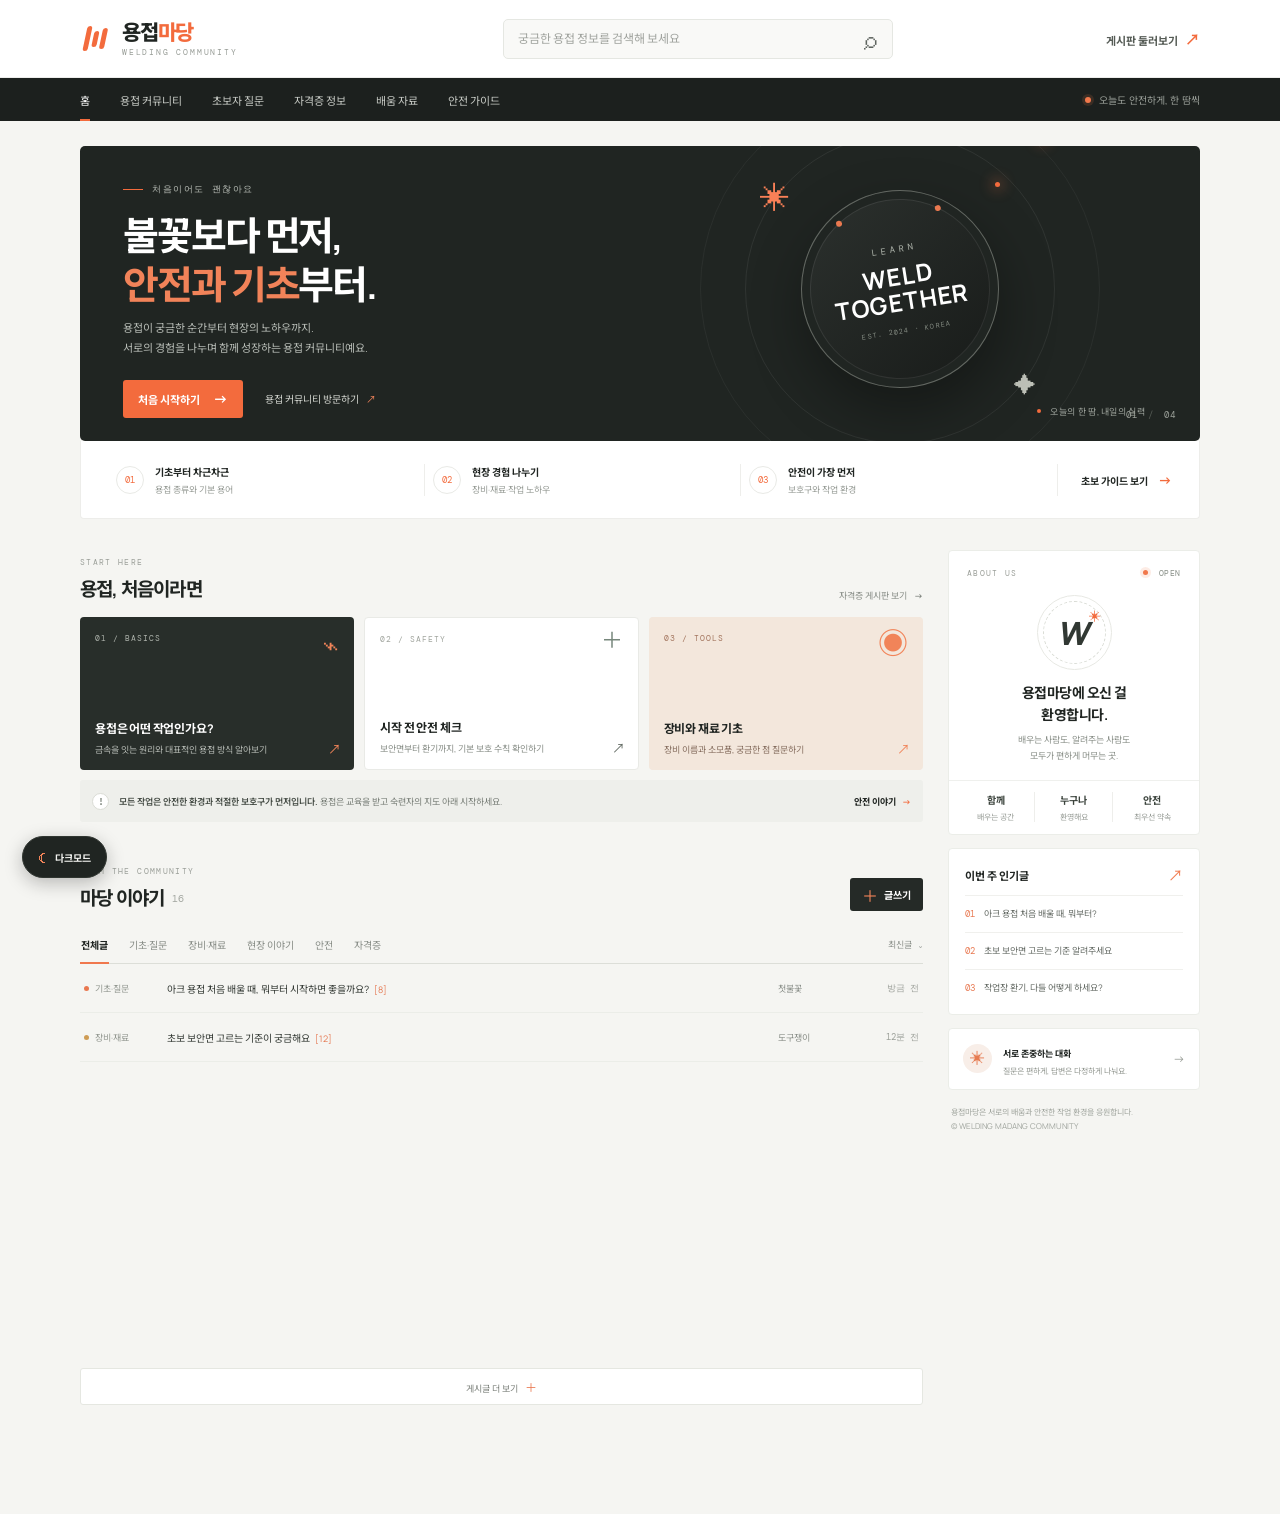
<file: index.html>
<!doctype html>
<html lang="ko">
  <head>
    <meta charset="UTF-8" />
    <meta name="viewport" content="width=device-width, initial-scale=1.0" />
    <meta name="theme-color" content="#171a19" />
    <meta name="description" content="용접을 처음 배우는 사람부터 현장 기술자까지, 함께 배우고 나누는 용접 커뮤니티." />
    <title>용접마당 — 함께 배우는 용접 커뮤니티</title>
    <link rel="stylesheet" href="styles.css" />
    <script src="app.js" defer></script>
  </head>
  <body>
    <header class="site-header">
      <div class="header-inner">
        <a class="brand" href="#home" aria-label="용접마당 홈">
          <span class="brand-mark" aria-hidden="true"><span></span><span></span><span></span></span>
          <span class="brand-copy"><strong>용접<span>마당</span></strong><small>WELDING COMMUNITY</small></span>
        </a>
        <form class="search-form" id="search-form" role="search">
          <label class="sr-only" for="search-input">게시글 검색</label>
          <input id="search-input" type="search" placeholder="궁금한 용접 정보를 검색해 보세요" />
          <button type="submit" aria-label="검색"><span aria-hidden="true">⌕</span></button>
        </form>
        <a class="header-join" href="community.html?board=welding">게시판 둘러보기 <span aria-hidden="true">↗</span></a>
      </div>
    </header>

    <nav class="main-nav" aria-label="주 메뉴">
      <div class="nav-inner">
        <a class="nav-link active" href="index.html">홈</a>
        <a class="nav-link" href="community.html?board=welding">용접 커뮤니티</a>
        <a class="nav-link" href="community.html?board=welding&amp;category=기초·질문">초보자 질문</a>
        <a class="nav-link" href="community.html?board=certifications">자격증 정보</a>
        <a class="nav-link" href="#guide">배움 자료</a>
        <a class="nav-link" href="#safety">안전 가이드</a>
        <span class="nav-note"><span class="live-dot"></span> 오늘도 안전하게, 한 땀씩</span>
      </div>
    </nav>

    <main id="home" class="page-shell">
      <section class="welcome-card" aria-labelledby="welcome-title">
        <div class="welcome-content">
          <div class="eyebrow"><span class="eyebrow-line"></span> 처음이어도 괜찮아요</div>
          <h1 id="welcome-title">불꽃보다 먼저,<br /><span>안전과 기초</span>부터.</h1>
          <p>용접이 궁금한 순간부터 현장의 노하우까지.<br class="desktop-break" /> 서로의 경험을 나누며 함께 성장하는 용접 커뮤니티예요.</p>
          <div class="welcome-actions">
            <a class="button button-primary" href="#guide">처음 시작하기 <span aria-hidden="true">→</span></a>
            <a class="text-link" href="community.html?board=welding">용접 커뮤니티 방문하기 <span aria-hidden="true">↗</span></a>
          </div>
        </div>
        <div class="welcome-art" aria-hidden="true">
          <div class="art-orbit orbit-one"></div><div class="art-orbit orbit-two"></div>
          <div class="art-spark spark-one">✳</div><div class="art-spark spark-two">✦</div>
          <div class="art-badge"><span>LEARN</span><strong>WELD<br />TOGETHER</strong><small>EST. 2024 · KOREA</small></div>
          <div class="art-caption"><span class="caption-dot"></span> 오늘의 한 땀, 내일의 실력</div>
        </div>
        <div class="welcome-index">01 <span>/</span> 04</div>
      </section>

      <section class="quick-strip" aria-label="커뮤니티 안내">
        <div class="quick-item"><span class="quick-icon">01</span><span><strong>기초부터 차근차근</strong><small>용접 종류와 기본 용어</small></span></div>
        <div class="quick-item"><span class="quick-icon">02</span><span><strong>현장 경험 나누기</strong><small>장비·재료·작업 노하우</small></span></div>
        <div class="quick-item"><span class="quick-icon">03</span><span><strong>안전이 가장 먼저</strong><small>보호구와 작업 환경</small></span></div>
        <a href="#guide" class="quick-more">초보 가이드 보기 <span aria-hidden="true">→</span></a>
      </section>

      <div class="content-grid">
        <div class="main-column">
          <section class="section-block guide-section" id="guide" aria-labelledby="guide-title">
            <div class="section-heading">
              <div><span class="section-kicker">START HERE</span><h2 id="guide-title">용접, 처음이라면</h2></div>
              <a class="subtle-link" href="community.html?board=certifications">자격증 게시판 보기 <span aria-hidden="true">→</span></a>
            </div>
            <div class="guide-grid">
              <a class="guide-card guide-dark" href="#safety">
                <span class="guide-number">01 / BASICS</span><span class="guide-symbol" aria-hidden="true">⌁</span>
                <strong>용접은 어떤 작업인가요?</strong><span class="guide-description">금속을 잇는 원리와 대표적인 용접 방식 알아보기</span>
                <span class="guide-arrow" aria-hidden="true">↗</span>
              </a>
              <a class="guide-card guide-light" href="#safety">
                <span class="guide-number">02 / SAFETY</span><span class="guide-symbol safety-symbol" aria-hidden="true">＋</span>
                <strong>시작 전 안전 체크</strong><span class="guide-description">보안면부터 환기까지, 기본 보호 수칙 확인하기</span>
                <span class="guide-arrow" aria-hidden="true">↗</span>
              </a>
              <a class="guide-card guide-orange" href="#board" data-category-link="장비·재료">
                <span class="guide-number">03 / TOOLS</span><span class="guide-symbol" aria-hidden="true">◉</span>
                <strong>장비와 재료 기초</strong><span class="guide-description">장비 이름과 소모품, 궁금한 점 질문하기</span>
                <span class="guide-arrow" aria-hidden="true">↗</span>
              </a>
            </div>
            <div class="safety-note" id="safety"><span class="safety-icon" aria-hidden="true">!</span><p><strong>모든 작업은 안전한 환경과 적절한 보호구가 먼저입니다.</strong> 용접은 교육을 받고 숙련자의 지도 아래 시작하세요.</p><a href="#board" data-category-link="안전">안전 이야기 <span aria-hidden="true">→</span></a></div>
          </section>

          <section class="section-block board-section" id="board" aria-labelledby="board-title">
            <div class="section-heading board-heading">
              <div><span class="section-kicker">FROM THE COMMUNITY</span><h2 id="board-title">마당 이야기 <span class="title-count" id="post-count">16</span></h2></div>
              <button class="button button-dark" id="write-button" type="button"><span aria-hidden="true">＋</span> 글쓰기</button>
            </div>
            <div class="board-toolbar">
              <div class="category-tabs" role="tablist" aria-label="게시글 분류">
                <button class="category-tab active" type="button" role="tab" aria-selected="true" data-category="전체">전체글</button>
                <button class="category-tab" type="button" role="tab" aria-selected="false" data-category="기초·질문">기초·질문</button>
                <button class="category-tab" type="button" role="tab" aria-selected="false" data-category="장비·재료">장비·재료</button>
                <button class="category-tab" type="button" role="tab" aria-selected="false" data-category="현장 이야기">현장 이야기</button>
                <button class="category-tab" type="button" role="tab" aria-selected="false" data-category="안전">안전</button>
                <button class="category-tab" type="button" role="tab" aria-selected="false" data-category="자격증">자격증</button>
              </div>
              <span class="board-sort">최신글 <span aria-hidden="true">⌄</span></span>
            </div>
            <div class="post-list" id="post-list" aria-live="polite"></div>
            <div class="empty-state" id="empty-state" hidden>검색 결과가 없어요. 다른 검색어로 찾아보세요.</div>
            <button class="load-more" id="load-more" type="button">게시글 더 보기 <span aria-hidden="true">＋</span></button>
          </section>
        </div>

        <aside class="side-column" aria-label="커뮤니티 정보">
          <section class="side-card community-card">
            <div class="side-card-heading"><span class="section-kicker">ABOUT US</span><span class="open-label"><span class="live-dot"></span> OPEN</span></div>
            <div class="community-emblem" aria-hidden="true"><span>W</span><i>✳</i></div>
            <h2>용접마당에 오신 걸<br />환영합니다.</h2>
            <p>배우는 사람도, 알려주는 사람도<br />모두가 편하게 머무는 곳.</p>
            <div class="community-stats"><div><strong>함께</strong><small>배우는 공간</small></div><div><strong>누구나</strong><small>환영해요</small></div><div><strong>안전</strong><small>최우선 약속</small></div></div>
          </section>
          <section class="side-card popular-card">
            <div class="side-title-row"><h3>이번 주 인기글</h3><span aria-hidden="true">↗</span></div>
            <ol class="popular-list" id="popular-list">
              <li><span class="popular-rank">01</span><a href="#board" data-search-link="아크 용접">아크 용접 처음 배울 때, 뭐부터?</a></li>
              <li><span class="popular-rank">02</span><a href="#board" data-search-link="보안면">초보 보안면 고르는 기준 알려주세요</a></li>
              <li><span class="popular-rank">03</span><a href="#board" data-search-link="환기">작업장 환기, 다들 어떻게 하세요?</a></li>
            </ol>
          </section>
          <section class="side-card rules-card">
            <span class="rules-icon" aria-hidden="true">✳</span><div><strong>서로 존중하는 대화</strong><p>질문은 편하게, 답변은 다정하게 나눠요.</p></div><span class="rules-arrow" aria-hidden="true">→</span>
          </section>
          <div class="side-footer">용접마당은 서로의 배움과 안전한 작업 환경을 응원합니다.<br />© WELDING MADANG COMMUNITY</div>
        </aside>
      </div>
    </main>

    <dialog class="compose-dialog" id="compose-dialog" aria-labelledby="dialog-title">
      <form id="compose-form" method="dialog">
        <div class="dialog-heading"><div><span class="section-kicker">JOIN THE CONVERSATION</span><h2 id="dialog-title">새 이야기 쓰기</h2></div><button class="dialog-close" type="button" id="close-dialog" aria-label="닫기">×</button></div>
        <label class="form-label" for="compose-category">분류</label>
        <select id="compose-category" name="category"><option>기초·질문</option><option>장비·재료</option><option>현장 이야기</option><option>안전</option><option>자격증</option></select>
        <label class="form-label" for="compose-title">제목</label>
        <input id="compose-title" name="title" maxlength="80" placeholder="어떤 이야기를 나누고 싶으세요?" required />
        <label class="form-label" for="compose-content">내용</label>
        <textarea id="compose-content" name="content" rows="5" maxlength="1000" placeholder="궁금한 점이나 나누고 싶은 경험을 적어주세요." required></textarea>
        <p class="form-hint">서로 존중하는 마음으로 이야기해요. 안전과 관련된 질문은 작업 환경도 함께 알려주세요.</p>
        <div class="dialog-actions"><button class="button button-quiet" type="button" id="cancel-compose">취소</button><button class="button button-primary" type="submit">게시하기 <span aria-hidden="true">→</span></button></div>
      </form>
    </dialog>
    <dialog class="detail-dialog" id="detail-dialog" aria-labelledby="detail-title">
      <div class="detail-layout">
        <div class="dialog-heading detail-heading">
          <div><span class="section-kicker">COMMUNITY STORY</span><span class="detail-category" id="detail-category"></span></div>
          <button class="dialog-close" type="button" id="close-detail" aria-label="닫기">×</button>
        </div>
        <h2 id="detail-title" class="detail-title"></h2>
        <div class="detail-byline"><span id="detail-author"></span><time id="detail-time"></time></div>
        <div class="detail-body" id="detail-body"></div>
        <section class="comments-section" aria-labelledby="comments-title">
          <div class="comments-heading"><h3 id="comments-title">댓글</h3><span id="detail-comment-count">0</span></div>
          <div class="comments-list" id="comments-list"></div>
          <form class="comment-form" id="comment-form">
            <label class="sr-only" for="comment-input">댓글 내용</label>
            <textarea id="comment-input" name="comment" rows="2" maxlength="500" placeholder="따뜻한 댓글을 남겨주세요." required></textarea>
            <button class="button button-primary" type="submit">댓글 등록 <span aria-hidden="true">→</span></button>
          </form>
        </section>
      </div>
    </dialog>
    <button class="theme-toggle" id="theme-toggle" type="button" aria-pressed="false" aria-label="다크모드 켜기"><span class="theme-icon" aria-hidden="true">☾</span><span class="theme-label">다크모드</span></button>
    <footer class="mobile-footer">용접마당 · 함께 배우는 용접 커뮤니티</footer>
  </body>
</html>
</file>
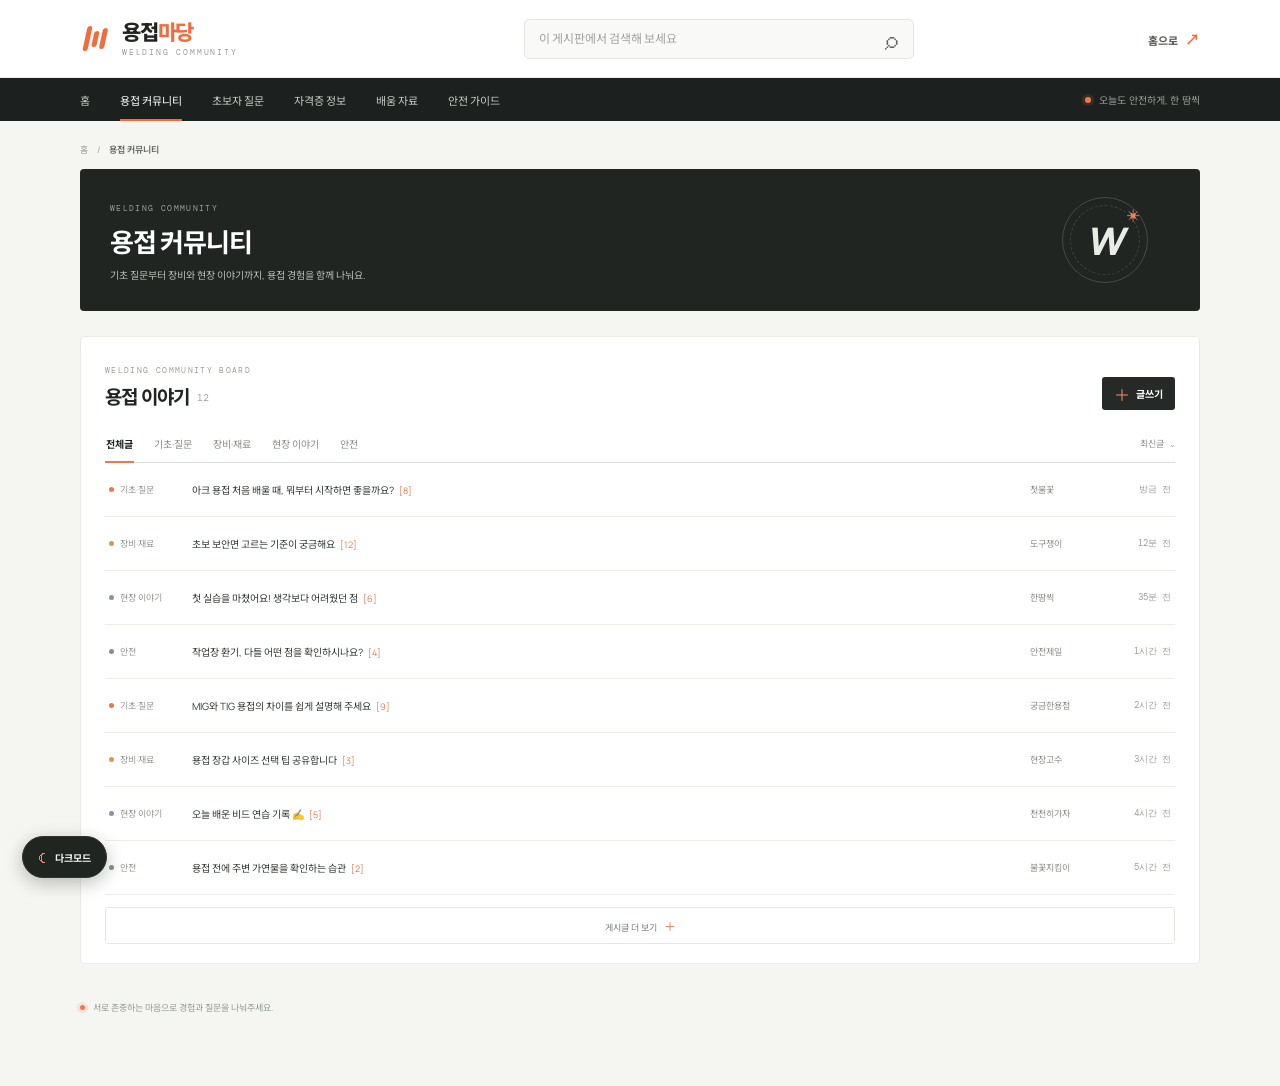
<file: community.html>
<!doctype html>
<html lang="ko">
  <head>
    <meta charset="UTF-8" />
    <meta name="viewport" content="width=device-width, initial-scale=1.0" />
    <meta name="theme-color" content="#171a19" />
    <meta name="description" content="용접 기술과 자격증 준비 경험을 나누는 용접마당 커뮤니티 게시판." />
    <title>용접마당 커뮤니티</title>
    <link rel="stylesheet" href="styles.css" />
    <script src="app.js" defer></script>
  </head>
  <body data-page="community">
    <header class="site-header">
      <div class="header-inner">
        <a class="brand" href="index.html" aria-label="용접마당 홈">
          <span class="brand-mark" aria-hidden="true"><span></span><span></span><span></span></span>
          <span class="brand-copy"><strong>용접<span>마당</span></strong><small>WELDING COMMUNITY</small></span>
        </a>
        <form class="search-form" id="search-form" role="search">
          <label class="sr-only" for="search-input">게시글 검색</label>
          <input id="search-input" type="search" placeholder="이 게시판에서 검색해 보세요" />
          <button type="submit" aria-label="검색"><span aria-hidden="true">⌕</span></button>
        </form>
        <a class="header-join" href="index.html">홈으로 <span aria-hidden="true">↗</span></a>
      </div>
    </header>
    <nav class="main-nav" aria-label="주 메뉴">
      <div class="nav-inner">
        <a class="nav-link" href="index.html">홈</a>
        <a class="nav-link" href="community.html?board=welding">용접 커뮤니티</a>
        <a class="nav-link" href="community.html?board=welding&amp;category=기초·질문">초보자 질문</a>
        <a class="nav-link" href="community.html?board=certifications">자격증 정보</a>
        <a class="nav-link" href="index.html#guide">배움 자료</a>
        <a class="nav-link" href="index.html#safety">안전 가이드</a>
        <span class="nav-note"><span class="live-dot"></span> 오늘도 안전하게, 한 땀씩</span>
      </div>
    </nav>

    <main class="page-shell community-page">
      <div class="page-breadcrumb"><a href="index.html">홈</a><span aria-hidden="true">/</span><strong id="page-breadcrumb-title">용접 커뮤니티</strong></div>
      <section class="board-page-hero" aria-labelledby="page-title">
        <div>
          <span class="section-kicker" id="page-kicker">WELDING COMMUNITY</span>
          <h1 id="page-title">용접 커뮤니티</h1>
          <p id="page-description">기초 질문부터 현장의 경험까지, 서로의 배움을 나눠요.</p>
        </div>
        <div class="page-hero-mark" aria-hidden="true"><span>W</span><i>✳</i></div>
      </section>

      <section class="section-block board-section standalone-board" id="board" aria-labelledby="board-title">
        <div class="section-heading board-heading">
          <div><span class="section-kicker" id="board-kicker">COMMUNITY BOARD</span><h2 id="board-title">게시글 <span class="title-count" id="post-count">16</span></h2></div>
          <button class="button button-dark" id="write-button" type="button"><span aria-hidden="true">＋</span> 글쓰기</button>
        </div>
        <div class="board-toolbar">
          <div class="category-tabs" role="tablist" aria-label="게시글 분류" id="category-tabs"></div>
          <span class="board-sort">최신글 <span aria-hidden="true">⌄</span></span>
        </div>
        <div class="post-list" id="post-list" aria-live="polite"></div>
        <div class="empty-state" id="empty-state" hidden>검색 결과가 없어요. 다른 검색어로 찾아보세요.</div>
        <button class="load-more" id="load-more" type="button">게시글 더 보기 <span aria-hidden="true">＋</span></button>
      </section>
      <div class="board-page-footer"><span class="live-dot"></span> 서로 존중하는 마음으로 경험과 질문을 나눠주세요.</div>
    </main>

    <dialog class="compose-dialog" id="compose-dialog" aria-labelledby="dialog-title">
      <form id="compose-form" method="dialog">
        <div class="dialog-heading"><div><span class="section-kicker">JOIN THE CONVERSATION</span><h2 id="dialog-title">새 이야기 쓰기</h2></div><button class="dialog-close" type="button" id="close-dialog" aria-label="닫기">×</button></div>
        <label class="form-label" for="compose-category">분류</label>
        <select id="compose-category" name="category"><option>기초·질문</option><option>장비·재료</option><option>현장 이야기</option><option>안전</option><option>자격증</option></select>
        <label class="form-label" for="compose-title">제목</label>
        <input id="compose-title" name="title" maxlength="80" placeholder="어떤 이야기를 나누고 싶으세요?" required />
        <label class="form-label" for="compose-content">내용</label>
        <textarea id="compose-content" name="content" rows="5" maxlength="1000" placeholder="궁금한 점이나 나누고 싶은 경험을 적어주세요." required></textarea>
        <p class="form-hint">서로 존중하는 마음으로 이야기해요. 안전과 관련된 질문은 작업 환경도 함께 알려주세요.</p>
        <div class="dialog-actions"><button class="button button-quiet" type="button" id="cancel-compose">취소</button><button class="button button-primary" type="submit">게시하기 <span aria-hidden="true">→</span></button></div>
      </form>
    </dialog>

    <dialog class="detail-dialog" id="detail-dialog" aria-labelledby="detail-title">
      <div class="detail-layout">
        <div class="dialog-heading detail-heading"><div><span class="section-kicker">COMMUNITY STORY</span><span class="detail-category" id="detail-category"></span></div><button class="dialog-close" type="button" id="close-detail" aria-label="닫기">×</button></div>
        <h2 id="detail-title" class="detail-title"></h2>
        <div class="detail-byline"><span id="detail-author"></span><time id="detail-time"></time></div>
        <div class="detail-body" id="detail-body"></div>
        <section class="comments-section" aria-labelledby="comments-title">
          <div class="comments-heading"><h3 id="comments-title">댓글</h3><span id="detail-comment-count">0</span></div>
          <div class="comments-list" id="comments-list"></div>
          <form class="comment-form" id="comment-form"><label class="sr-only" for="comment-input">댓글 내용</label><textarea id="comment-input" name="comment" rows="2" maxlength="500" placeholder="따뜻한 댓글을 남겨주세요." required></textarea><button class="button button-primary" type="submit">댓글 등록 <span aria-hidden="true">→</span></button></form>
        </section>
      </div>
    </dialog>
    <button class="theme-toggle" id="theme-toggle" type="button" aria-pressed="false" aria-label="다크모드 켜기"><span class="theme-icon" aria-hidden="true">☾</span><span class="theme-label">다크모드</span></button>
    <footer class="mobile-footer">용접마당 · 함께 배우는 용접 커뮤니티</footer>
  </body>
</html>
</file>
<file: styles.css>
@import url('https://fonts.googleapis.com/css2?family=DM+Mono:wght@400;500&family=Manrope:wght@400;500;600;700;800&family=Noto+Sans+KR:wght@400;500;600;700;800&display=swap');

:root{font-family:'Manrope','Noto Sans KR',sans-serif;color:#202522;background:#f5f5f2;font-synthesis:none;text-rendering:optimizeLegibility;-webkit-font-smoothing:antialiased;-moz-osx-font-smoothing:grayscale;font-optical-sizing:auto;font-size:14px;--ink:#202522;--muted:#858a85;--line:#e7e8e3;--orange:#f36b3d;--dark:#171a19;--paper:#fff}
*{box-sizing:border-box}
html{scroll-behavior:smooth;scroll-padding-top:88px}
body{margin:0;min-width:320px}
button,input,textarea,select{font:inherit}
button,a{-webkit-tap-highlight-color:transparent}
a{color:inherit;text-decoration:none}
button{color:inherit}
.sr-only{position:absolute;width:1px;height:1px;padding:0;margin:-1px;overflow:hidden;clip:rect(0,0,0,0);white-space:nowrap;border:0}
.site-header{height:78px;background:#fff;border-bottom:1px solid #ededeb}
.header-inner,.nav-inner,.page-shell{width:min(1120px,calc(100% - 48px));margin:0 auto}
.header-inner{height:100%;display:flex;align-items:center;justify-content:space-between;gap:36px}
.brand{display:flex;align-items:center;gap:12px;min-width:209px}
.brand-mark{height:31px;width:30px;display:flex;align-items:center;justify-content:center;gap:3px;transform:skew(-12deg)}
.brand-mark span{width:5px;background:var(--orange);border-radius:3px;height:16px}.brand-mark span:first-child{height:25px}.brand-mark span:last-child{height:21px}
.brand-copy{display:flex;flex-direction:column;line-height:1}.brand-copy strong{font-size:21px;font-weight:800;letter-spacing:-1.2px}.brand-copy strong span{color:var(--orange)}.brand-copy small{font-family:'DM Mono',monospace;font-size:8px;letter-spacing:1.8px;color:#989d97;margin-top:5px}
.search-form{height:40px;display:flex;width:min(390px,40vw);border:1px solid #e5e7e2;border-radius:5px;background:#f9f9f7;overflow:hidden}.search-form:focus-within{border-color:#b2b6ae;box-shadow:0 0 0 3px #f1f1ed}.search-form input{border:0;background:transparent;outline:0;padding:0 14px;width:100%;font-size:12px;color:var(--ink)}.search-form input::placeholder{color:#a1a49f}.search-form button{width:42px;flex:none;border:0;background:transparent;color:#5e645f;font-size:25px;cursor:pointer;line-height:1}
.header-join{font-size:11px;font-weight:700;color:#565c56}.header-join span{color:var(--orange);margin-left:5px;font-size:15px}
.main-nav{height:43px;background:#1c201e;color:#fff}.nav-inner{height:100%;display:flex;align-items:stretch;gap:30px}.nav-link{display:flex;align-items:center;height:100%;font-size:11px;color:#c6c9c4;position:relative;transition:color .2s}.nav-link:hover,.nav-link.active{color:#fff}.nav-link.active:after{content:'';height:2px;background:var(--orange);position:absolute;bottom:0;left:0;right:0}.nav-note{margin-left:auto;align-self:center;color:#999e98;font-size:10px;letter-spacing:.15px}.live-dot{display:inline-block;width:6px;height:6px;background:#f1784b;border-radius:50%;margin-right:6px;vertical-align:1px;box-shadow:0 0 0 3px #f1784b24}
.page-shell{padding:25px 0 72px}
.welcome-card{height:295px;background:#202522;color:#fff;border-radius:5px;position:relative;overflow:hidden;padding:37px 43px}.welcome-content{position:relative;z-index:2}.eyebrow,.section-kicker,.guide-number{font-family:'DM Mono',monospace;font-size:9px;letter-spacing:1.6px}.eyebrow{display:flex;align-items:center;gap:9px;color:#bbc0b9}.eyebrow-line{display:inline-block;width:20px;height:1px;background:var(--orange)}.welcome-card h1{font-size:39px;line-height:1.26;letter-spacing:-2.1px;margin:15px 0 9px;font-weight:700}.welcome-card h1 span{color:#f18359}.welcome-card p{font-size:11px;color:#b8bdb7;line-height:1.8;margin:0}.welcome-actions{display:flex;align-items:center;gap:22px;margin-top:22px}.button{height:38px;padding:0 15px;border:0;border-radius:3px;display:inline-flex;align-items:center;justify-content:center;gap:13px;font-size:11px;font-weight:700;cursor:pointer;transition:transform .18s,background .18s}.button:hover{transform:translateY(-1px)}.button-primary{color:#fff;background:var(--orange)}.button-primary:hover{background:#e65d31}.button-primary span{font-size:15px}.text-link{font-size:10px;color:#d0d3cd}.text-link span{color:#f1845b;margin-left:5px}.welcome-art{position:absolute;right:75px;top:-82px;width:450px;height:450px}.art-orbit{position:absolute;border-radius:50%;border:1px solid #ffffff12;left:50%;top:50%;transform:translate(-50%,-50%)}.orbit-one{width:310px;height:310px}.orbit-two{width:400px;height:400px;border-color:#ffffff0c}.art-orbit:after{content:'';width:5px;height:5px;position:absolute;background:var(--orange);border-radius:50%;top:47px;right:54px;box-shadow:0 0 13px 4px #ed754a48}.art-badge{position:absolute;top:50%;left:50%;width:198px;height:198px;transform:translate(-50%,-50%) rotate(-9deg);border:1px solid #626761;border-radius:50%;display:flex;flex-direction:column;align-items:center;justify-content:center;background:linear-gradient(145deg,#2c312e,#181b19);box-shadow:0 23px 55px #0005,inset 0 0 0 8px #202522,inset 0 0 0 9px #ffffff15}.art-badge:before,.art-badge:after{content:'';position:absolute;width:6px;height:6px;border-radius:50%;background:#e9784f;top:21px}.art-badge:before{left:45px}.art-badge:after{right:45px}.art-badge>span{font:9px 'DM Mono',monospace;letter-spacing:4px;color:#aeb4ab;margin-bottom:8px}.art-badge strong{font-size:24px;line-height:1.1;letter-spacing:1px;text-align:center}.art-badge small{font:7px 'DM Mono',monospace;letter-spacing:1.3px;color:#858c83;margin-top:11px}.art-spark{position:absolute;color:#fa8057}.spark-one{font-size:30px;top:113px;left:85px}.spark-two{font-size:22px;right:89px;bottom:114px;color:#bfc2b9}.art-caption{position:absolute;bottom:96px;right:-20px;color:#9ea49d;font-size:9px;letter-spacing:.3px}.caption-dot{display:inline-block;width:4px;height:4px;background:var(--orange);border-radius:50%;margin:0 7px 2px 0}.welcome-index{position:absolute;right:24px;bottom:20px;color:#9ba099;font:9px 'DM Mono',monospace;letter-spacing:1px}.welcome-index span{color:#555b55;margin:0 4px}
.quick-strip{min-height:78px;background:#fff;border:1px solid #ededea;border-top:0;border-radius:0 0 4px 4px;display:flex;align-items:center;padding:0 27px;gap:0}.quick-item{display:flex;align-items:center;gap:11px;flex:1;border-right:1px solid #eeeeeb;padding-left:8px}.quick-icon{width:28px;height:28px;border:1px solid #e9eae6;border-radius:50%;display:grid;place-items:center;color:var(--orange);font:9px 'DM Mono',monospace}.quick-item>span:last-child{display:flex;flex-direction:column;gap:4px}.quick-item strong{font-size:10px;font-weight:700}.quick-item small{font-size:9px;color:#969b95}.quick-more{white-space:nowrap;font-size:10px;font-weight:700;margin-left:23px}.quick-more span{color:var(--orange);margin-left:8px;font-size:14px}
.content-grid{display:grid;grid-template-columns:minmax(0,1fr) 252px;gap:25px;margin-top:31px;align-items:start}.section-block{margin-bottom:37px}.section-heading{display:flex;align-items:flex-end;justify-content:space-between;margin-bottom:15px}.section-kicker{color:#9b9f99;font-size:8px;letter-spacing:1.35px}.section-heading h2{font-size:19px;letter-spacing:-.8px;margin:5px 0 0;font-weight:700}.subtle-link{font-size:9px;color:#878c86}.subtle-link span{margin-left:5px;color:#575e57}.guide-grid{display:grid;grid-template-columns:repeat(3,1fr);gap:10px}.guide-card{min-height:153px;padding:16px 15px 14px;position:relative;display:flex;flex-direction:column;border-radius:4px;overflow:hidden;transition:transform .18s,box-shadow .18s}.guide-card:hover{transform:translateY(-2px);box-shadow:0 7px 18px #24292312}.guide-dark{background:#282e2a;color:#fff}.guide-light{background:#fff;border:1px solid #e9eae6}.guide-orange{background:#f3e7dc}.guide-number{font-size:8px;letter-spacing:1px;color:#aeb3ac}.guide-light .guide-number{color:#a1a59e}.guide-orange .guide-number{color:#a3755e}.guide-symbol{position:absolute;right:15px;top:11px;color:#f18459;font-size:30px;font-weight:400;line-height:1}.safety-symbol{font-size:22px;color:#77877c}.guide-card strong{font-size:12px;margin-top:auto;margin-bottom:6px;letter-spacing:-.2px}.guide-description{font-size:9px;line-height:1.5;color:#b6bbb5;padding-right:3px}.guide-light .guide-description{color:#878d86}.guide-orange .guide-description{color:#856d5e}.guide-arrow{position:absolute;right:13px;bottom:12px;color:#f18459;font-size:13px}.guide-light .guide-arrow{color:#656d66}.safety-note{margin-top:10px;min-height:42px;background:#eeefeb;border-radius:3px;display:flex;align-items:center;padding:8px 12px;gap:10px}.safety-icon{display:grid;place-items:center;width:17px;height:17px;flex:none;background:#fff;border:1px solid #dadcd5;border-radius:50%;color:#757d73;font:700 10px 'DM Mono',monospace}.safety-note p{font-size:9px;color:#777d76;margin:0;flex:1}.safety-note p strong{color:#454c45;font-weight:600}.safety-note>a{font-size:9px;white-space:nowrap;font-weight:700}.safety-note>a span{color:var(--orange);margin-left:4px}
.board-section{margin-top:36px}.board-heading{margin-bottom:14px}.title-count{vertical-align:3px;margin-left:5px;color:#a1a59f;font:10px 'DM Mono',monospace;letter-spacing:0}.button-dark{height:33px;background:#252a27;color:#fff;font-size:10px;padding:0 12px;gap:6px}.button-dark span{color:#f38359;font-size:16px;font-weight:400}.board-toolbar{height:39px;border-bottom:1px solid #dcded8;display:flex;align-items:stretch;justify-content:space-between}.category-tabs{display:flex;align-items:stretch;gap:19px}.category-tab{position:relative;border:0;background:none;padding:0 1px;color:#888d87;font-size:10px;cursor:pointer}.category-tab:hover,.category-tab.active{color:#202522;font-weight:700}.category-tab.active:after{content:'';position:absolute;height:2px;bottom:-1px;left:0;right:0;background:#f0784e}.board-sort{align-self:center;color:#8c918b;font-size:9px}.board-sort span{margin-left:4px;color:#6a7069}.post-list{min-height:293px}.post-row{min-height:49px;border-bottom:1px solid #ebede8;display:grid;grid-template-columns:75px minmax(0,1fr) 84px 49px;align-items:center;column-gap:8px;padding:0 4px;animation:fade-in .24s ease both}.post-row:hover{background:#fbfbf9}.post-category{font-size:9px;color:#929790;display:flex;align-items:center;gap:6px;white-space:nowrap}.category-dot{width:5px;height:5px;border-radius:50%;background:#b8beb6}.post-category[data-kind="기초·질문"] .category-dot{background:#e97850}.post-category[data-kind="안전"] .category-dot{background:#7b9685}.post-category[data-kind="장비·재료"] .category-dot{background:#ce9c55}.post-category[data-kind="현장 이야기"] .category-dot{background:#8295ab}.post-title{overflow:hidden;text-overflow:ellipsis;white-space:nowrap;font-size:10px;color:#343a35}.post-title:hover{color:#df6740}.post-comments{font-size:9px;color:#e57750;margin-left:5px}.post-author{font-size:9px;color:#898e88;white-space:nowrap;overflow:hidden;text-overflow:ellipsis}.post-meta{font:9px 'DM Mono',monospace;color:#9b9f99;text-align:right;white-space:nowrap}.load-more{width:100%;height:37px;border:1px solid #e5e7e1;background:#fff;border-radius:3px;margin-top:12px;font-size:9px;color:#797e78;cursor:pointer}.load-more:hover{border-color:#c7cac2;color:#353a35}.load-more span{margin-left:5px;color:#e97850;font-size:12px}.empty-state{padding:55px 10px;text-align:center;color:#888e87;font-size:11px;border-bottom:1px solid var(--line)}
.side-column{display:flex;flex-direction:column;gap:13px}.side-card{background:#fff;border:1px solid #ebede8;border-radius:4px;padding:17px}.community-card{text-align:center;padding:17px 18px 0;overflow:hidden}.side-card-heading{display:flex;justify-content:space-between;align-items:center}.side-card-heading .section-kicker{font-size:8px}.open-label{font:8px 'DM Mono',monospace;color:#868d85;letter-spacing:.6px}.open-label .live-dot{width:5px;height:5px;margin-right:5px}.community-emblem{width:75px;height:75px;border:1px solid #e7e8e3;border-radius:50%;margin:17px auto 12px;display:grid;place-items:center;position:relative;color:#343a35}.community-emblem:before{content:'';position:absolute;inset:5px;border:1px dashed #d8dbd4;border-radius:50%}.community-emblem>span{font:800 32px 'Manrope',sans-serif;letter-spacing:-4px;transform:skew(-12deg);color:#313833}.community-emblem i{font-style:normal;position:absolute;top:12px;right:10px;font-size:12px;color:var(--orange)}.community-card h2{font-size:14px;line-height:1.55;letter-spacing:-.5px;margin:0}.community-card>p{font-size:9px;color:#888e87;line-height:1.7;margin:7px 0 17px}.community-stats{margin:0 -18px;display:grid;grid-template-columns:repeat(3,1fr);border-top:1px solid #eff0ed;padding:11px 8px 12px}.community-stats>div{display:flex;flex-direction:column;gap:4px;border-right:1px solid #eeeeeb}.community-stats>div:last-child{border:0}.community-stats strong{font-size:10px;color:#3c443d}.community-stats small{font-size:8px;color:#989d97}.popular-card{padding:15px 16px 8px}.side-title-row{display:flex;justify-content:space-between;align-items:center}.side-title-row h3{font-size:11px;margin:0;font-weight:700}.side-title-row>span{color:#f17c50;font-size:15px}.popular-list{padding:0;margin:9px 0 0;list-style:none}.popular-list li{min-height:37px;border-top:1px solid #f0f0ed;display:flex;align-items:center;gap:9px}.popular-rank{font:9px 'DM Mono',monospace;color:#e87a53}.popular-list a{font-size:9px;color:#646a64;overflow:hidden;text-overflow:ellipsis;white-space:nowrap}.popular-list a:hover{color:#df6740}.rules-card{display:flex;align-items:center;gap:11px;padding:13px 14px}.rules-icon{width:29px;height:29px;display:grid;place-items:center;border-radius:50%;background:#f8eee8;color:#e67a50;font-size:15px;flex:none}.rules-card>div{flex:1}.rules-card strong{font-size:9px}.rules-card p{font-size:8px;color:#929790;margin:4px 0 0}.rules-arrow{color:#929790;font-size:12px}.side-footer{font-size:8px;line-height:1.8;color:#a0a59e;padding:2px 3px}
.compose-dialog{width:min(480px,calc(100% - 32px));padding:24px;border:1px solid #e9eae6;border-radius:6px;box-shadow:0 20px 80px #171a1940;color:var(--ink)}.compose-dialog::backdrop{background:#171a1970;backdrop-filter:blur(2px)}.dialog-heading{display:flex;justify-content:space-between;align-items:flex-start;margin-bottom:22px}.dialog-heading h2{font-size:20px;letter-spacing:-.8px;margin:5px 0 0}.dialog-close{width:29px;height:29px;border:0;background:#f3f4f1;border-radius:50%;font-size:20px;line-height:1;color:#777;cursor:pointer}.form-label{display:block;font-size:10px;font-weight:700;margin:13px 0 7px}.compose-dialog input,.compose-dialog textarea,.compose-dialog select{width:100%;border:1px solid #e2e4de;border-radius:3px;padding:10px 11px;font-size:11px;outline:none;background:#fff;color:var(--ink)}.compose-dialog input:focus,.compose-dialog textarea:focus,.compose-dialog select:focus{border-color:#929990}.compose-dialog textarea{resize:vertical;line-height:1.7}.compose-dialog input::placeholder,.compose-dialog textarea::placeholder{color:#aaaea8}.form-hint{font-size:9px;line-height:1.6;color:#929790;margin:9px 0 19px}.dialog-actions{display:flex;justify-content:flex-end;gap:8px}.button-quiet{background:#f0f1ed;color:#676d66}.mobile-footer{display:none}
@keyframes fade-in{from{opacity:0;transform:translateY(3px)}to{opacity:1;transform:translateY(0)}}
@media(min-width:1400px){.header-inner,.nav-inner,.page-shell{width:min(1120px,calc(100% - 80px))}}
@media(max-width:900px){.header-inner,.nav-inner,.page-shell{width:calc(100% - 36px)}.content-grid{grid-template-columns:minmax(0,1fr) 220px;gap:16px}.welcome-art{right:17px;opacity:.75}.welcome-card{padding-left:32px}.quick-strip{padding:0 16px}.quick-item{gap:7px}.quick-more{margin-left:13px}.post-row{grid-template-columns:69px minmax(0,1fr) 67px 42px;column-gap:5px}.category-tabs{gap:13px}}
@media(max-width:700px){.site-header{height:auto}.header-inner{height:auto;min-height:66px;flex-wrap:wrap;gap:10px;padding:12px 0}.brand{min-width:0}.brand-copy strong{font-size:19px}.header-join{margin-left:auto;font-size:10px}.search-form{order:3;width:100%;height:38px}.main-nav{height:40px;overflow:auto;scrollbar-width:none}.main-nav::-webkit-scrollbar{display:none}.nav-inner{width:max-content;margin:0;padding:0 18px;gap:25px}.nav-link{white-space:nowrap;font-size:10px}.nav-note{display:none}.page-shell{width:calc(100% - 28px);padding-top:14px}.welcome-card{height:285px;padding:27px 23px}.welcome-card h1{font-size:34px}.welcome-card p{font-size:10px;max-width:285px}.welcome-art{width:300px;height:300px;right:-104px;top:15px;opacity:.36}.orbit-one{width:225px;height:225px}.orbit-two{width:285px;height:285px}.art-badge{width:145px;height:145px}.art-badge strong{font-size:18px}.art-badge>span{font-size:7px}.art-badge small{font-size:6px}.spark-one{top:58px;left:49px}.spark-two{right:48px;bottom:55px}.art-caption{display:none}.welcome-index{right:15px;bottom:13px}.quick-strip{padding:14px;min-height:unset;display:grid;grid-template-columns:1fr 1fr;gap:15px 9px}.quick-item{border:0;padding:0;gap:7px}.quick-icon{width:25px;height:25px;font-size:8px}.quick-item strong{font-size:9px}.quick-item small{font-size:8px}.quick-more{grid-column:1/-1;border-top:1px solid #eeeeeb;padding-top:12px;margin:0;font-size:9px}.content-grid{display:flex;flex-direction:column;margin-top:24px;gap:0}.main-column,.side-column{width:100%}.section-block{margin-bottom:28px}.section-heading h2{font-size:18px}.subtle-link{font-size:8px}.guide-grid{gap:7px}.guide-card{min-height:150px;padding:13px 10px}.guide-number{font-size:7px;letter-spacing:.8px}.guide-symbol{right:10px;top:10px;font-size:25px}.guide-card strong{font-size:10px;line-height:1.35}.guide-description{font-size:8px;line-height:1.45}.guide-arrow{right:9px;bottom:9px}.safety-note{align-items:flex-start;padding:10px;gap:7px}.safety-note p{font-size:8px;line-height:1.6}.safety-note>a{display:none}.board-section{margin-top:28px}.category-tabs{gap:14px;overflow-x:auto;scrollbar-width:none}.category-tabs::-webkit-scrollbar{display:none}.category-tab{white-space:nowrap;font-size:9px}.board-sort{display:none}.post-row{grid-template-columns:65px minmax(0,1fr) 38px;min-height:51px;column-gap:6px}.post-author{display:none}.post-category{font-size:8px}.post-title{font-size:9px}.post-meta{font-size:8px}.post-list{min-height:0}.load-more{margin-top:10px}.side-column{display:grid;grid-template-columns:1fr 1fr;gap:10px;margin-top:2px}.community-card{grid-row:span 2;padding-left:11px;padding-right:11px}.community-stats{margin-left:-11px;margin-right:-11px}.popular-card{padding:13px 11px}.popular-list a{font-size:8px}.popular-rank{font-size:8px}.rules-card{padding:10px;gap:7px}.rules-card p{line-height:1.5}.rules-arrow{display:none}.side-footer{grid-column:1/-1}.mobile-footer{display:block;text-align:center;padding:0 0 22px;font-size:8px;color:#a0a59e}.compose-dialog{padding:20px}}
@media(max-width:390px){.welcome-card{padding-left:19px;padding-right:16px}.welcome-card h1{font-size:30px}.welcome-card p{max-width:255px}.welcome-actions{gap:14px}.text-link{font-size:9px}.guide-grid{grid-template-columns:1fr}.guide-card{min-height:126px;padding:14px}.guide-card strong{font-size:12px}.guide-description{font-size:9px}.guide-card .guide-symbol{font-size:29px}.guide-card .safety-symbol{font-size:22px}.guide-arrow{right:13px;bottom:12px}.category-tabs{gap:11px}.side-column{grid-template-columns:1fr}.community-card{grid-row:auto}.popular-card{padding:14px}.rules-card{padding:12px}.side-footer{grid-column:auto}}
@media(prefers-reduced-motion:reduce){*,*::before,*::after{scroll-behavior:auto!important;animation-duration:.01ms!important;animation-iteration-count:1!important;transition-duration:.01ms!important}}

/* Separate post detail view and threaded comments */
.detail-dialog{width:min(680px,calc(100% - 32px));max-height:min(86vh,820px);padding:0;border:1px solid #e8eae4;border-radius:6px;color:var(--ink);box-shadow:0 20px 80px #171a1940;overflow:auto}
.detail-dialog::backdrop{background:#171a1970;backdrop-filter:blur(2px)}
.detail-layout{padding:27px 30px 25px}
.detail-heading{align-items:center;margin-bottom:18px}
.detail-heading>div{display:flex;align-items:center;gap:11px}
.detail-category{font-size:9px;color:#e8754d;background:#f9eee8;padding:5px 8px;border-radius:20px}
.detail-title{font-size:22px;line-height:1.45;letter-spacing:-.9px;margin:0 0 12px}
.detail-byline{display:flex;align-items:center;gap:12px;padding-bottom:18px;border-bottom:1px solid #e9ebe5;color:#8e948d;font-size:10px}
.detail-body{white-space:pre-wrap;font-size:12px;line-height:1.9;color:#515851;padding:21px 0 25px;min-height:95px}
.comments-section{border-top:1px solid #e9ebe5;padding-top:17px}
.comments-heading{display:flex;align-items:center;gap:7px;margin-bottom:8px}
.comments-heading h3{font-size:13px;margin:0}.comments-heading span{font:10px 'DM Mono',monospace;color:#e8754d}
.comments-list{max-height:220px;overflow:auto}
.comment-item{display:flex;gap:10px;padding:13px 0;border-bottom:1px solid #eff0ed}
.comment-avatar{width:29px;height:29px;display:grid;place-items:center;flex:none;background:#f1f2ee;border-radius:50%;font-size:11px;font-weight:700;color:#727971}
.comment-copy{min-width:0;flex:1}.comment-byline{display:flex;align-items:center;gap:9px}.comment-byline strong{font-size:10px}.comment-byline time{font-size:9px;color:#9a9f98}.comment-copy p{font-size:11px;line-height:1.7;color:#636a63;margin:6px 0 0;white-space:pre-wrap;overflow-wrap:anywhere}
.no-comments{font-size:10px;color:#929790;text-align:center;padding:22px 0;margin:0}
.comment-form{display:flex;align-items:stretch;gap:9px;margin-top:15px}.comment-form textarea{resize:vertical;min-height:42px;max-height:120px;flex:1;border:1px solid #e2e4de;border-radius:3px;padding:11px;font:inherit;font-size:11px;outline:none}.comment-form textarea:focus{border-color:#929990}.comment-form textarea::placeholder{color:#aaaea8}.comment-form .button{height:auto;min-height:42px;white-space:nowrap}
.theme-toggle{position:fixed;z-index:5;left:22px;bottom:22px;display:flex;align-items:center;gap:9px;height:42px;padding:0 15px;border:1px solid #303631;border-radius:24px;background:#202522;color:#f3f4f1;box-shadow:0 5px 18px #1114;font-size:10px;font-weight:700;cursor:pointer;transition:transform .18s,background .18s}
.theme-toggle:hover{transform:translateY(-2px);background:#343a36}.theme-icon{font-size:16px;color:#f18459;line-height:1}
body.dark-mode{background:#121614;color:#e5e9e4;--ink:#e5e9e4;--muted:#a2aaa2;--line:#343c36;--paper:#1d2420}
body.dark-mode .site-header,body.dark-mode .quick-strip,body.dark-mode .side-card,body.dark-mode .guide-light,body.dark-mode .load-more{background:#1d2420;border-color:#303832;color:#e5e9e4}
body.dark-mode .site-header{border-bottom-color:#303832}
body.dark-mode .search-form{background:#171d19;border-color:#374039}body.dark-mode .search-form input{color:#e5e9e4}body.dark-mode .search-form input::placeholder{color:#818a81}
body.dark-mode .header-join,body.dark-mode .nav-link{color:#c5cbc4}body.dark-mode .nav-link.active{color:#fff}
body.dark-mode .quick-item,body.dark-mode .community-stats>div,body.dark-mode .community-stats{border-color:#303832}
body.dark-mode .quick-icon,body.dark-mode .community-emblem{border-color:#39423b;color:#dce2da}body.dark-mode .community-emblem:before{border-color:#39423b}body.dark-mode .community-emblem>span{color:#e1e6df}
body.dark-mode .quick-item strong,body.dark-mode .section-heading h2,body.dark-mode .guide-card strong,body.dark-mode .community-card h2,body.dark-mode .side-title-row h3,body.dark-mode .rules-card strong{color:#e3e8e1}
body.dark-mode .quick-item small,body.dark-mode .subtle-link,body.dark-mode .guide-light .guide-description,body.dark-mode .community-card>p,body.dark-mode .community-stats small,body.dark-mode .popular-list a,body.dark-mode .rules-card p{color:#9ca59c}
body.dark-mode .guide-light{background:#202722}body.dark-mode .guide-orange{background:#392b24}body.dark-mode .guide-orange .guide-number,body.dark-mode .guide-orange .guide-description{color:#d2ad98}
body.dark-mode .safety-note{background:#242c26}body.dark-mode .safety-icon{background:#1b221d;border-color:#424a42;color:#d1d8d0}body.dark-mode .safety-note p{color:#aab2a9}body.dark-mode .safety-note p strong{color:#e0e5de}
body.dark-mode .board-toolbar,body.dark-mode .post-row,body.dark-mode .popular-list li{border-color:#343c36}body.dark-mode .category-tab{color:#a0a8a0}body.dark-mode .category-tab.active,body.dark-mode .category-tab:hover{color:#e8ece6}body.dark-mode .post-title{color:#dce2da}body.dark-mode .post-row:hover{background:#202722}body.dark-mode .post-author,body.dark-mode .post-meta{color:#9aa39a}body.dark-mode .empty-state{color:#a2aaa2;border-color:#343c36}body.dark-mode .load-more{color:#bdc4bc}
body.dark-mode .rules-icon{background:#3a2c25}body.dark-mode .side-footer,body.dark-mode .mobile-footer{color:#899289}
body.dark-mode .compose-dialog,body.dark-mode .detail-dialog{background:#1d2420;border-color:#374039;color:#e5e9e4}
body.dark-mode .compose-dialog input,body.dark-mode .compose-dialog textarea,body.dark-mode .compose-dialog select,body.dark-mode .comment-form textarea{background:#171d19;border-color:#39423b;color:#e5e9e4}
body.dark-mode .compose-dialog input::placeholder,body.dark-mode .compose-dialog textarea::placeholder,body.dark-mode .comment-form textarea::placeholder{color:#818a81}
body.dark-mode .dialog-close,body.dark-mode .button-quiet,body.dark-mode .comment-avatar{background:#2a322c;color:#cbd2ca}
body.dark-mode .detail-category{background:#3b2d26}body.dark-mode .detail-byline,body.dark-mode .comments-section,body.dark-mode .comment-item{border-color:#343c36}body.dark-mode .detail-body,body.dark-mode .comment-copy p{color:#c2cac1}body.dark-mode .comment-byline time,body.dark-mode .no-comments{color:#9aa39a}
body.dark-mode .theme-toggle{background:#f2f3ee;border-color:#d5d9d1;color:#252a26}body.dark-mode .theme-toggle:hover{background:#fff}
.post-category[data-kind="자격증"] .category-dot{background:#9a7ac0}body.dark-mode .post-category[data-kind="자격증"] .category-dot{background:#bea0e1}
.community-page{min-height:calc(100vh - 121px);padding-top:22px}.page-breadcrumb{display:flex;align-items:center;gap:9px;font-size:9px;color:#999e98;margin:0 0 13px}.page-breadcrumb a:hover{color:#e8754d}.page-breadcrumb strong{font-weight:600;color:#606760}.board-page-hero{min-height:142px;background:#202522;color:#fff;border-radius:4px;padding:24px 30px;display:flex;align-items:center;justify-content:space-between;position:relative;overflow:hidden}.board-page-hero h1{font-size:26px;letter-spacing:-1px;margin:7px 0}.board-page-hero p{font-size:10px;line-height:1.7;color:#b8bdb7;margin:0}.page-hero-mark{width:86px;height:86px;border:1px solid #ffffff2a;border-radius:50%;display:grid;place-items:center;position:relative;margin-right:22px;color:#f18459}.page-hero-mark:before{content:'';position:absolute;inset:7px;border:1px dashed #ffffff24;border-radius:50%}.page-hero-mark span{font-size:38px;font-weight:800;letter-spacing:-5px;color:#e8ebe6;transform:skew(-12deg)}.page-hero-mark i{position:absolute;right:7px;top:9px;font-size:13px;font-style:normal}.standalone-board{margin-top:25px;background:#fff;border:1px solid #e9ebe5;border-radius:4px;padding:21px 24px 19px}.standalone-board .post-list{min-height:400px}.standalone-board .post-row{min-height:54px}.community-page .board-page-footer{font-size:9px;color:#969c95;margin-top:12px}.community-page .board-page-footer .live-dot{width:5px;height:5px}
body.dark-mode .page-breadcrumb strong{color:#d9dfd7}body.dark-mode .standalone-board{background:#1d2420;border-color:#303832}body.dark-mode .page-breadcrumb{color:#939c93}
@media(max-width:700px){.community-page{padding-top:16px;min-height:calc(100vh - 106px)}.board-page-hero{min-height:126px;padding:20px}.board-page-hero h1{font-size:22px}.board-page-hero p{max-width:265px;font-size:9px}.page-hero-mark{width:65px;height:65px;margin-right:0;flex:none}.page-hero-mark span{font-size:30px}.standalone-board{margin-top:17px;padding:17px 13px 14px}.standalone-board .section-heading h2{font-size:17px}.standalone-board .post-list{min-height:350px}.community-page .category-tabs{gap:15px}.community-page .board-page-footer{line-height:1.6}}
@media(max-width:700px){.detail-layout{padding:21px 18px}.detail-title{font-size:18px}.detail-body{font-size:11px}.comment-form{flex-direction:column}.comment-form .button{align-self:flex-end;height:38px;min-height:38px}.theme-toggle{left:12px;bottom:12px;height:39px;padding:0 12px;font-size:9px}}
</file>
